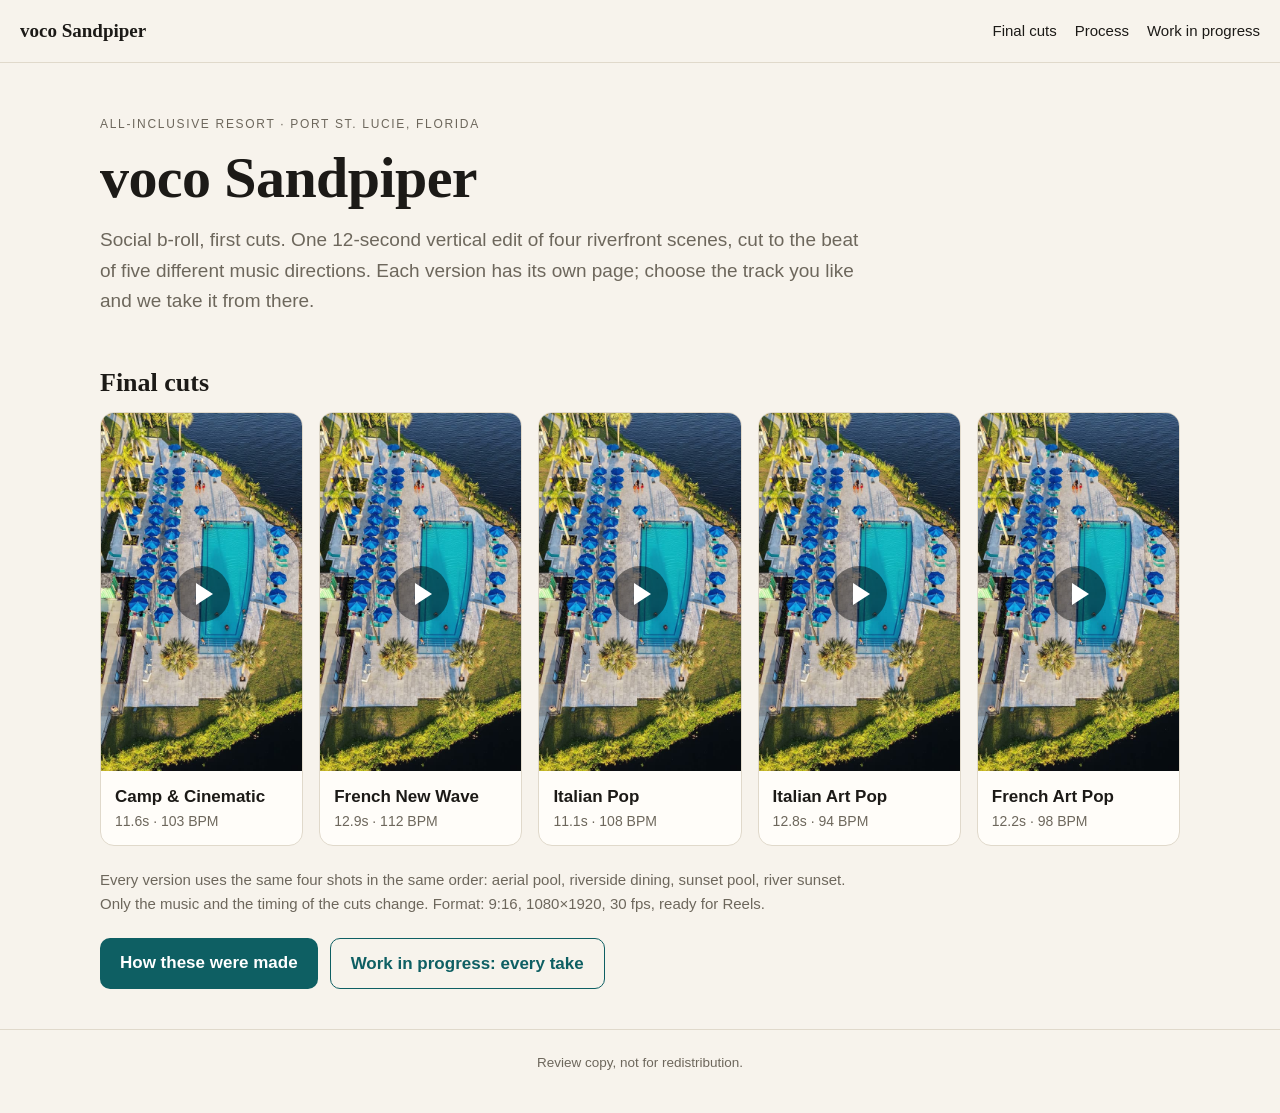
<file: index.html>
<!doctype html><html lang="en"><head><meta charset="utf-8"><meta name="viewport" content="width=device-width, initial-scale=1"><meta name="robots" content="noindex"><title>voco Sandpiper: Social b-roll, first cuts</title><link rel="stylesheet" href="styles.css"></head><body><nav><a class="brand" href="index.html">voco Sandpiper</a><span class="links"><a href="index.html">Final cuts</a><a href="process.html">Process</a><a href="wip.html">Work in progress</a></span></nav><main>
<header class="hero"><p class="eyebrow">All-Inclusive Resort · Port St. Lucie, Florida</p><h1>voco Sandpiper</h1>
<p class="lede">Social b-roll, first cuts. One 12-second vertical edit of four riverfront scenes, cut to the beat of five different
music directions. Each version has its own page; choose the track you like and we take it from there.</p></header>
<h2>Final cuts</h2><div class="grid finals"><a class="card" href="finals/camp_cinematic.html"><img src="media/posters/camp_cinematic.jpg" alt="" loading="lazy"><span class="play" aria-hidden="true"></span><div class="cap"><b>Camp &amp; Cinematic</b><span>11.6s · 103 BPM</span></div></a><a class="card" href="finals/french_new_wave.html"><img src="media/posters/french_new_wave.jpg" alt="" loading="lazy"><span class="play" aria-hidden="true"></span><div class="cap"><b>French New Wave</b><span>12.9s · 112 BPM</span></div></a><a class="card" href="finals/italian_pop.html"><img src="media/posters/italian_pop.jpg" alt="" loading="lazy"><span class="play" aria-hidden="true"></span><div class="cap"><b>Italian Pop</b><span>11.1s · 108 BPM</span></div></a><a class="card" href="finals/italian_art_pop.html"><img src="media/posters/italian_art_pop.jpg" alt="" loading="lazy"><span class="play" aria-hidden="true"></span><div class="cap"><b>Italian Art Pop</b><span>12.8s · 94 BPM</span></div></a><a class="card" href="finals/french_art_pop.html"><img src="media/posters/french_art_pop.jpg" alt="" loading="lazy"><span class="play" aria-hidden="true"></span><div class="cap"><b>French Art Pop</b><span>12.2s · 98 BPM</span></div></a></div>
<p class="note">Every version uses the same four shots in the same order: aerial pool, riverside dining, sunset pool,
river sunset. Only the music and the timing of the cuts change. Format: 9:16, 1080×1920, 30 fps, ready for Reels.</p>
<div class="row"><a class="btn" href="process.html">How these were made</a><a class="btn ghost" href="wip.html">Work in progress: every take</a></div>
</main><footer>Review copy, not for redistribution.</footer></body></html>
</file>
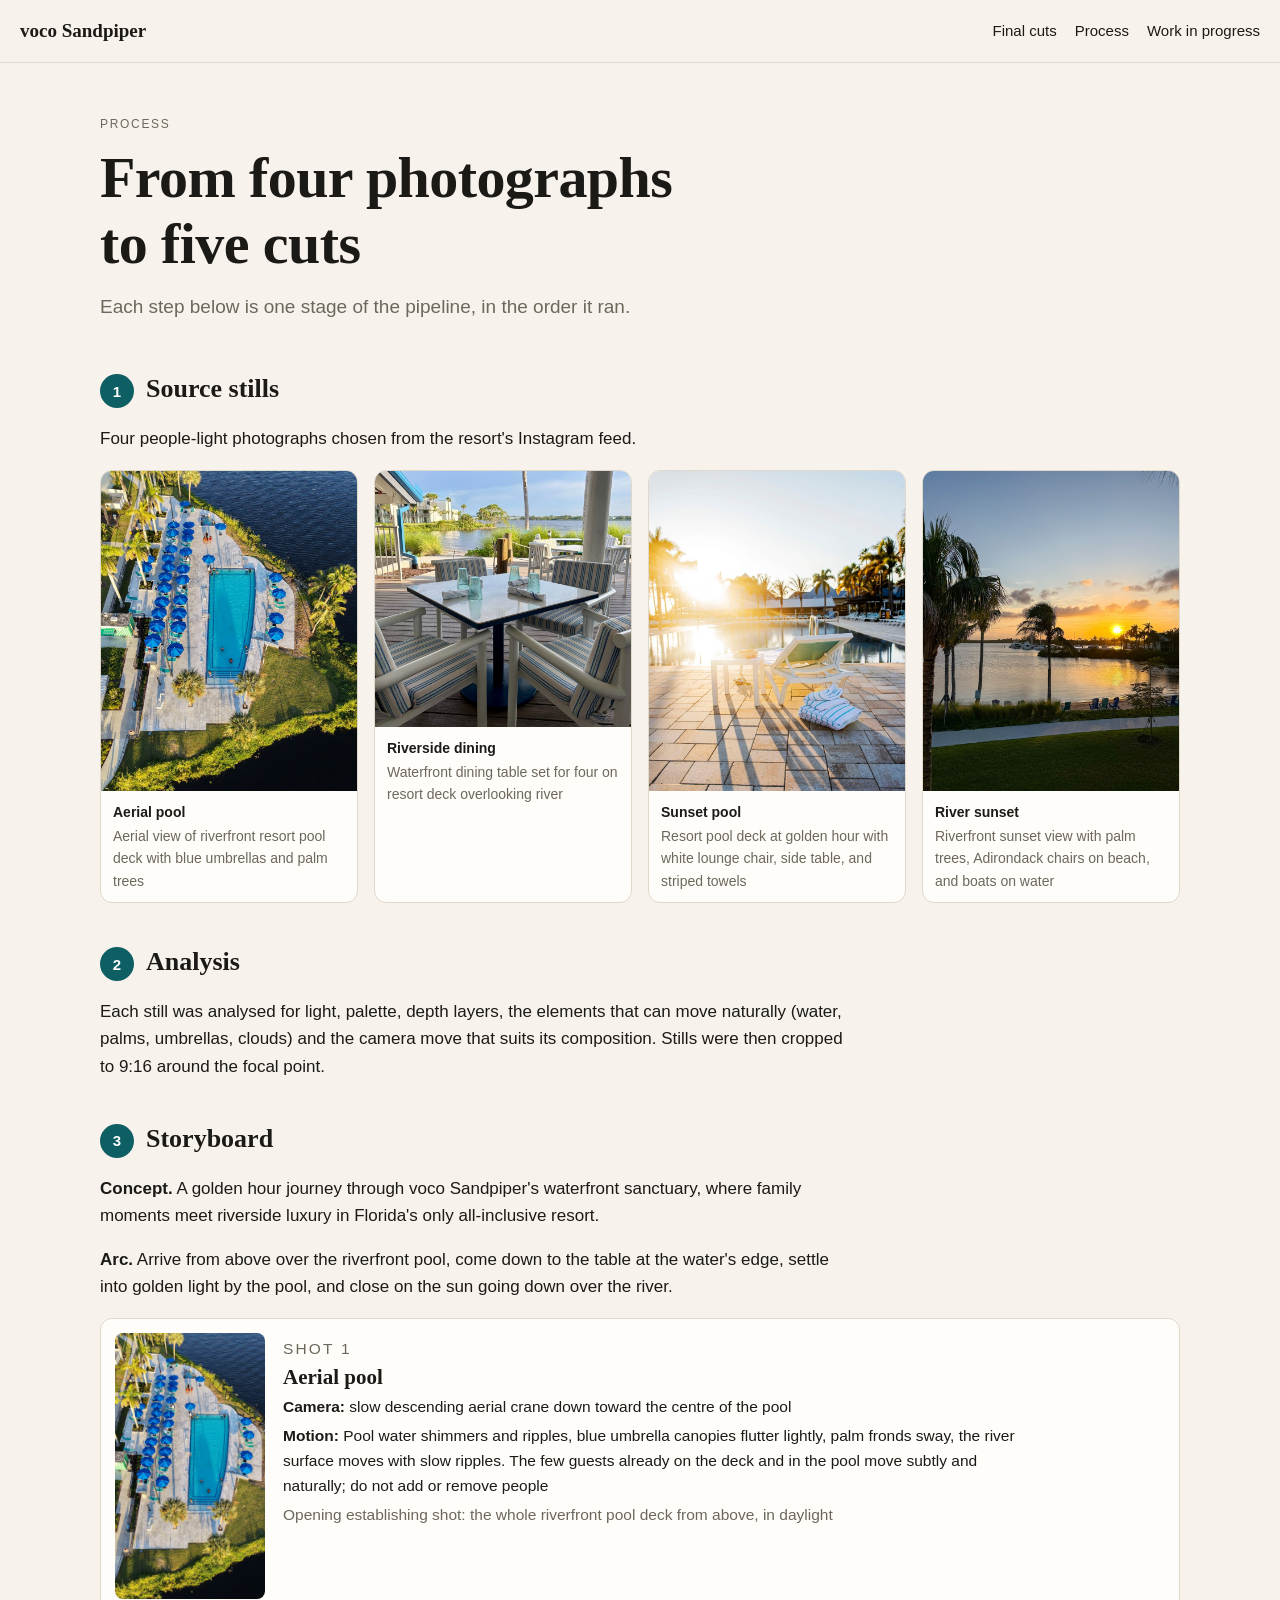
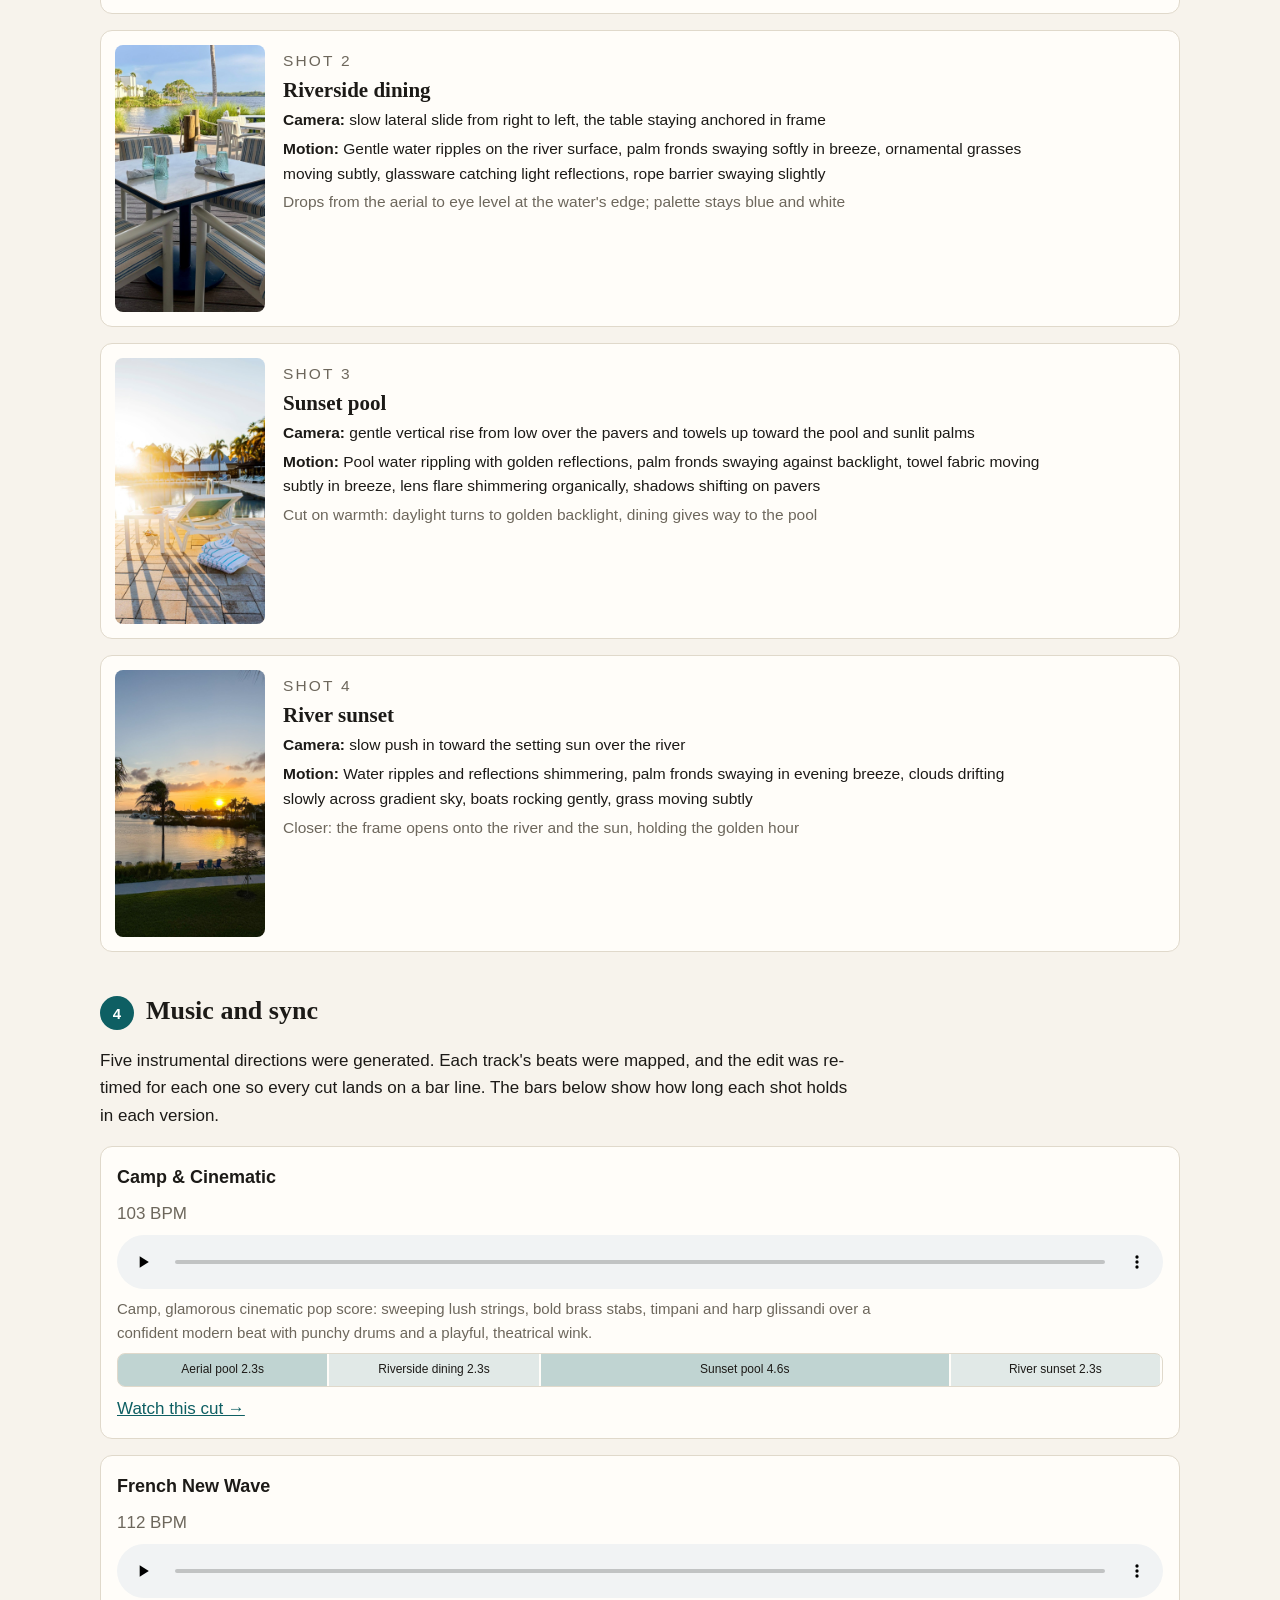
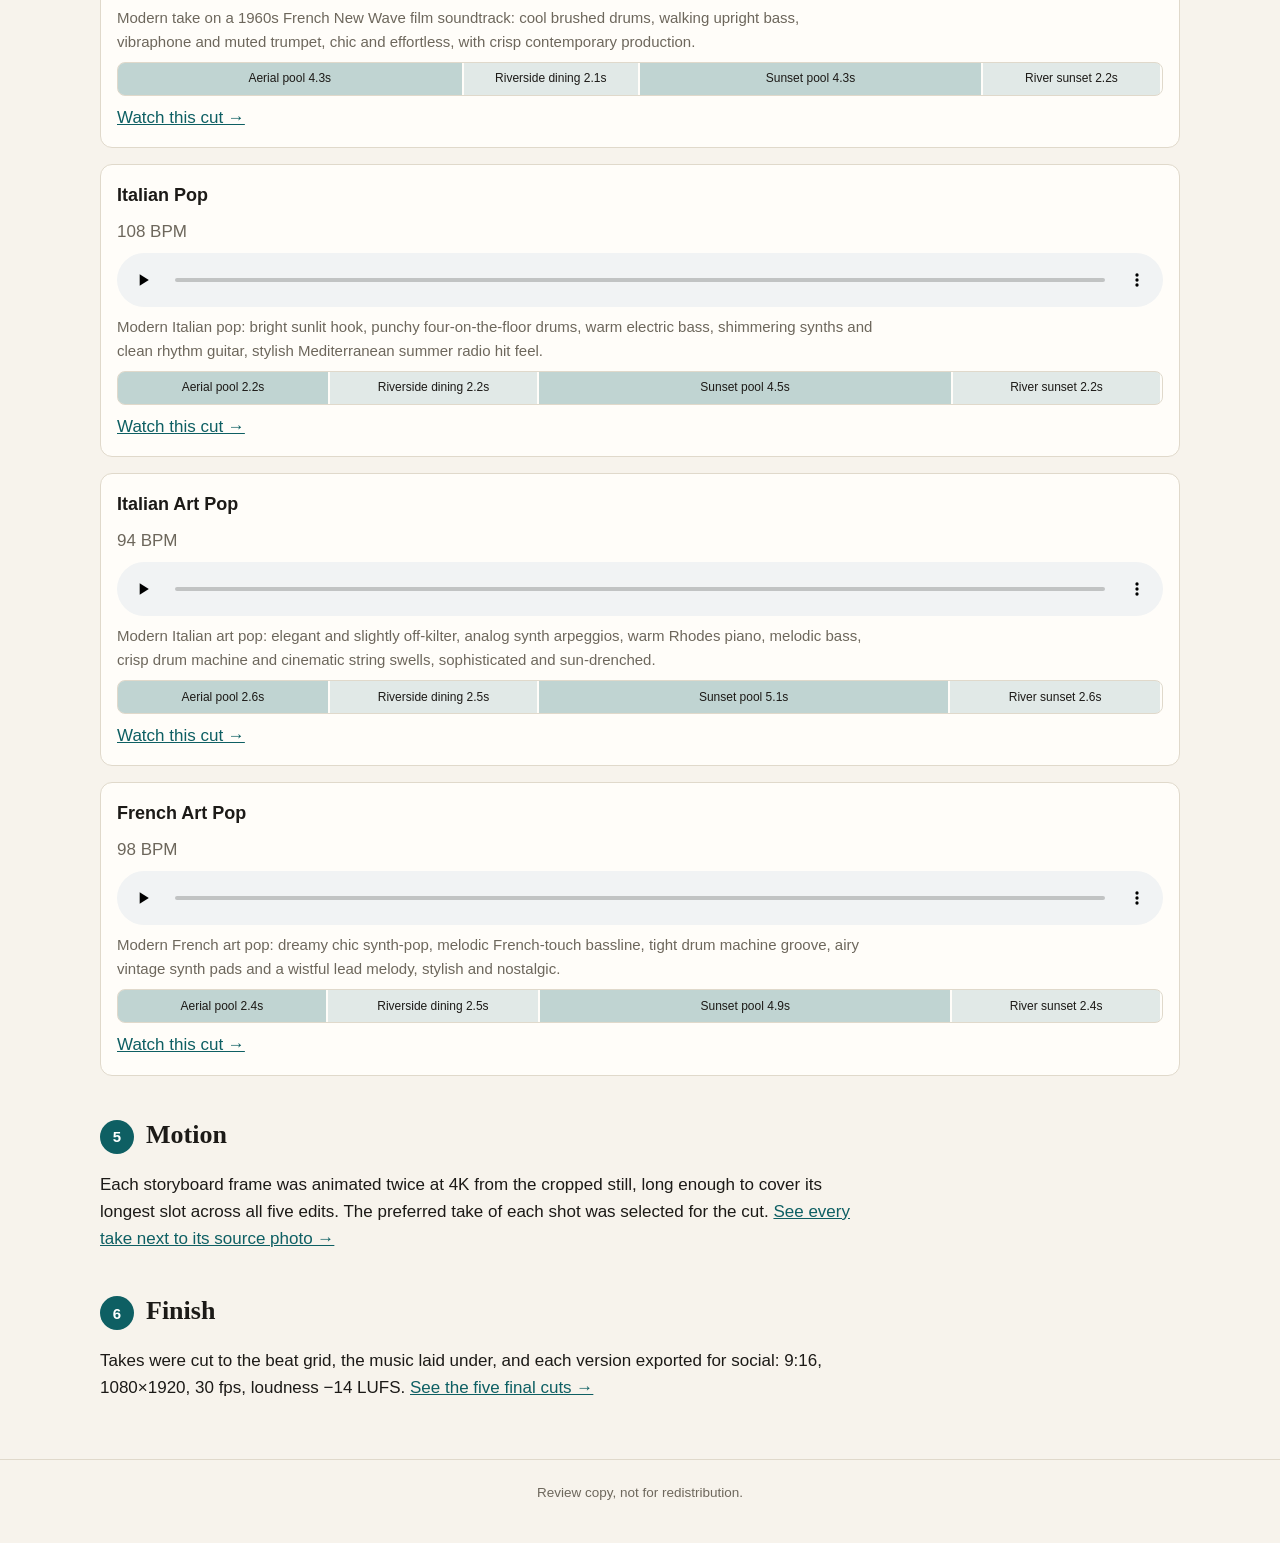
<file: process.html>
<!doctype html><html lang="en"><head><meta charset="utf-8"><meta name="viewport" content="width=device-width, initial-scale=1"><meta name="robots" content="noindex"><title>Process · voco Sandpiper</title><link rel="stylesheet" href="styles.css"></head><body><nav><a class="brand" href="index.html">voco Sandpiper</a><span class="links"><a href="index.html">Final cuts</a><a href="process.html">Process</a><a href="wip.html">Work in progress</a></span></nav><main>
<header class="hero"><p class="eyebrow">Process</p><h1>From four photographs to five cuts</h1>
<p class="lede">Each step below is one stage of the pipeline, in the order it ran.</p></header>
<section><h2><span>1</span>Source stills</h2><p>Four people-light photographs chosen from the resort's Instagram feed.</p><div class="grid stills"><figure><img src="media/stills/01_aerial_pool_source.jpg" alt="" loading="lazy"><figcaption><b>Aerial pool</b>Aerial view of riverfront resort pool deck with blue umbrellas and palm trees</figcaption></figure><figure><img src="media/stills/02_river_dining_source.jpg" alt="" loading="lazy"><figcaption><b>Riverside dining</b>Waterfront dining table set for four on resort deck overlooking river</figcaption></figure><figure><img src="media/stills/03_sunset_pool_source.jpg" alt="" loading="lazy"><figcaption><b>Sunset pool</b>Resort pool deck at golden hour with white lounge chair, side table, and striped towels</figcaption></figure><figure><img src="media/stills/04_sunset_river_source.jpg" alt="" loading="lazy"><figcaption><b>River sunset</b>Riverfront sunset view with palm trees, Adirondack chairs on beach, and boats on water</figcaption></figure></div></section>
<section><h2><span>2</span>Analysis</h2><p>Each still was analysed for light, palette, depth layers, the elements that can move naturally
(water, palms, umbrellas, clouds) and the camera move that suits its composition. Stills were then cropped to 9:16 around the focal point.</p></section>
<section><h2><span>3</span>Storyboard</h2><p><b>Concept.</b> A golden hour journey through voco Sandpiper&#x27;s waterfront sanctuary, where family moments meet riverside luxury in Florida&#x27;s only all-inclusive resort.</p><p><b>Arc.</b> Arrive from above over the riverfront pool, come down to the table at the water&#x27;s edge, settle into golden light by the pool, and close on the sun going down over the river.</p><div class="board"><div class="shot"><img src="media/stills/01_aerial_pool_crop.jpg" alt="" loading="lazy"><div><p class="eyebrow">Shot 1</p><h3>Aerial pool</h3><p><b>Camera:</b> slow descending aerial crane down toward the centre of the pool</p><p><b>Motion:</b> Pool water shimmers and ripples, blue umbrella canopies flutter lightly, palm fronds sway, the river surface moves with slow ripples. The few guests already on the deck and in the pool move subtly and naturally; do not add or remove people</p><p class="muted">Opening establishing shot: the whole riverfront pool deck from above, in daylight</p></div></div><div class="shot"><img src="media/stills/02_river_dining_crop.jpg" alt="" loading="lazy"><div><p class="eyebrow">Shot 2</p><h3>Riverside dining</h3><p><b>Camera:</b> slow lateral slide from right to left, the table staying anchored in frame</p><p><b>Motion:</b> Gentle water ripples on the river surface, palm fronds swaying softly in breeze, ornamental grasses moving subtly, glassware catching light reflections, rope barrier swaying slightly</p><p class="muted">Drops from the aerial to eye level at the water&#x27;s edge; palette stays blue and white</p></div></div><div class="shot"><img src="media/stills/03_sunset_pool_crop.jpg" alt="" loading="lazy"><div><p class="eyebrow">Shot 3</p><h3>Sunset pool</h3><p><b>Camera:</b> gentle vertical rise from low over the pavers and towels up toward the pool and sunlit palms</p><p><b>Motion:</b> Pool water rippling with golden reflections, palm fronds swaying against backlight, towel fabric moving subtly in breeze, lens flare shimmering organically, shadows shifting on pavers</p><p class="muted">Cut on warmth: daylight turns to golden backlight, dining gives way to the pool</p></div></div><div class="shot"><img src="media/stills/04_sunset_river_crop.jpg" alt="" loading="lazy"><div><p class="eyebrow">Shot 4</p><h3>River sunset</h3><p><b>Camera:</b> slow push in toward the setting sun over the river</p><p><b>Motion:</b> Water ripples and reflections shimmering, palm fronds swaying in evening breeze, clouds drifting slowly across gradient sky, boats rocking gently, grass moving subtly</p><p class="muted">Closer: the frame opens onto the river and the sun, holding the golden hour</p></div></div></div></section>
<section><h2><span>4</span>Music and sync</h2><p>Five instrumental directions were generated. Each track's beats were mapped, and the edit
was re-timed for each one so every cut lands on a bar line. The bars below show how long each shot holds in each version.</p><div class="tracks"><div class="track"><b>Camp &amp; Cinematic</b><span class="muted">103 BPM</span><audio controls preload="none" src="media/music/camp_cinematic.mp3"></audio><p>Camp, glamorous cinematic pop score: sweeping lush strings, bold brass stabs, timpani and harp glissandi over a confident modern beat with punchy drums and a playful, theatrical wink.</p><div class="tl"><div style="flex:70">Aerial pool 2.3s</div><div style="flex:70">Riverside dining 2.3s</div><div style="flex:139">Sunset pool 4.6s</div><div style="flex:70">River sunset 2.3s</div></div><a href="finals/camp_cinematic.html">Watch this cut →</a></div><div class="track"><b>French New Wave</b><span class="muted">112 BPM</span><audio controls preload="none" src="media/music/french_new_wave.mp3"></audio><p>Modern take on a 1960s French New Wave film soundtrack: cool brushed drums, walking upright bass, vibraphone and muted trumpet, chic and effortless, with crisp contemporary production.</p><div class="tl"><div style="flex:129">Aerial pool 4.3s</div><div style="flex:64">Riverside dining 2.1s</div><div style="flex:128">Sunset pool 4.3s</div><div style="flex:65">River sunset 2.2s</div></div><a href="finals/french_new_wave.html">Watch this cut →</a></div><div class="track"><b>Italian Pop</b><span class="muted">108 BPM</span><audio controls preload="none" src="media/music/italian_pop.mp3"></audio><p>Modern Italian pop: bright sunlit hook, punchy four-on-the-floor drums, warm electric bass, shimmering synths and clean rhythm guitar, stylish Mediterranean summer radio hit feel.</p><div class="tl"><div style="flex:67">Aerial pool 2.2s</div><div style="flex:66">Riverside dining 2.2s</div><div style="flex:134">Sunset pool 4.5s</div><div style="flex:66">River sunset 2.2s</div></div><a href="finals/italian_pop.html">Watch this cut →</a></div><div class="track"><b>Italian Art Pop</b><span class="muted">94 BPM</span><audio controls preload="none" src="media/music/italian_art_pop.mp3"></audio><p>Modern Italian art pop: elegant and slightly off-kilter, analog synth arpeggios, warm Rhodes piano, melodic bass, crisp drum machine and cinematic string swells, sophisticated and sun-drenched.</p><div class="tl"><div style="flex:77">Aerial pool 2.6s</div><div style="flex:76">Riverside dining 2.5s</div><div style="flex:153">Sunset pool 5.1s</div><div style="flex:77">River sunset 2.6s</div></div><a href="finals/italian_art_pop.html">Watch this cut →</a></div><div class="track"><b>French Art Pop</b><span class="muted">98 BPM</span><audio controls preload="none" src="media/music/french_art_pop.mp3"></audio><p>Modern French art pop: dreamy chic synth-pop, melodic French-touch bassline, tight drum machine groove, airy vintage synth pads and a wistful lead melody, stylish and nostalgic.</p><div class="tl"><div style="flex:73">Aerial pool 2.4s</div><div style="flex:74">Riverside dining 2.5s</div><div style="flex:147">Sunset pool 4.9s</div><div style="flex:73">River sunset 2.4s</div></div><a href="finals/french_art_pop.html">Watch this cut →</a></div></div></section>
<section><h2><span>5</span>Motion</h2><p>Each storyboard frame was animated twice at 4K from the cropped still, long enough to cover its
longest slot across all five edits. The preferred take of each shot was selected for the cut.
<a href="wip.html">See every take next to its source photo →</a></p></section>
<section><h2><span>6</span>Finish</h2><p>Takes were cut to the beat grid, the music laid under, and each version exported for social:
9:16, 1080×1920, 30 fps, loudness −14 LUFS. <a href="index.html">See the five final cuts →</a></p></section>
</main><footer>Review copy, not for redistribution.</footer></body></html>
</file>
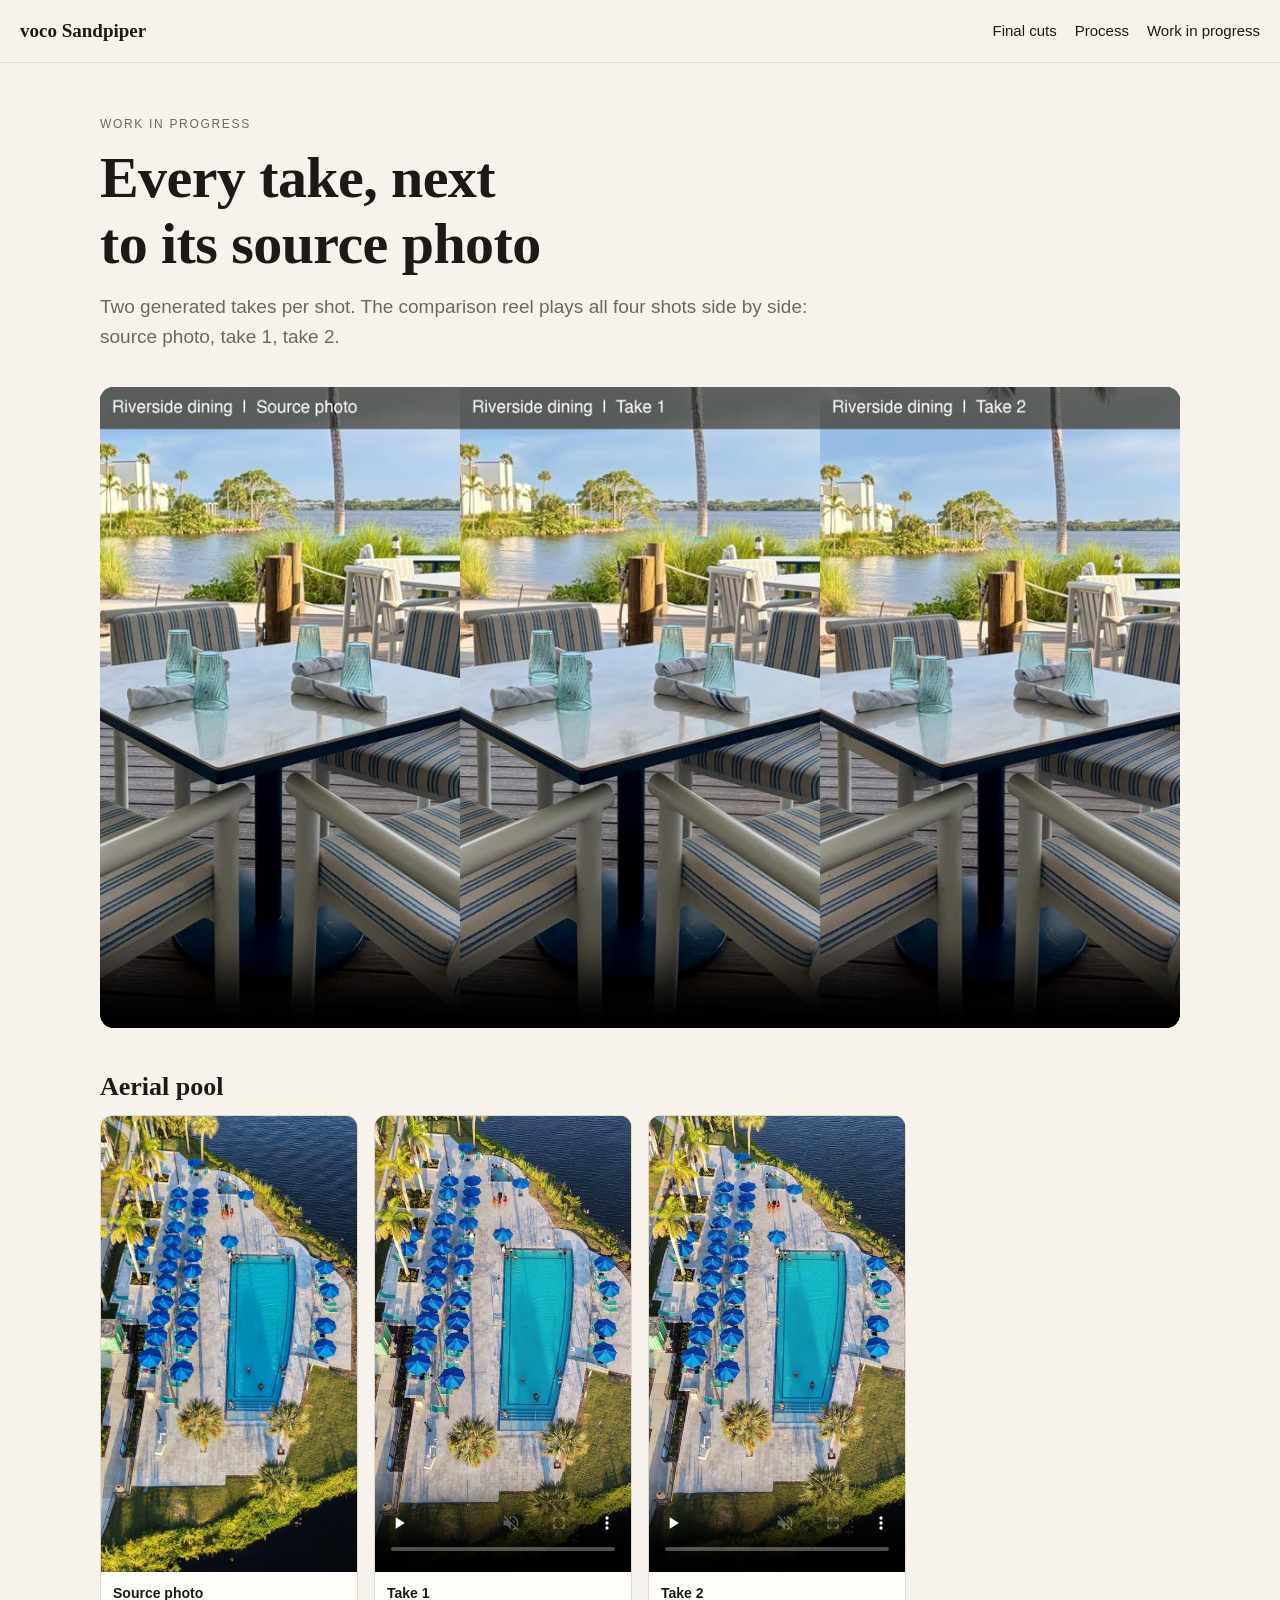
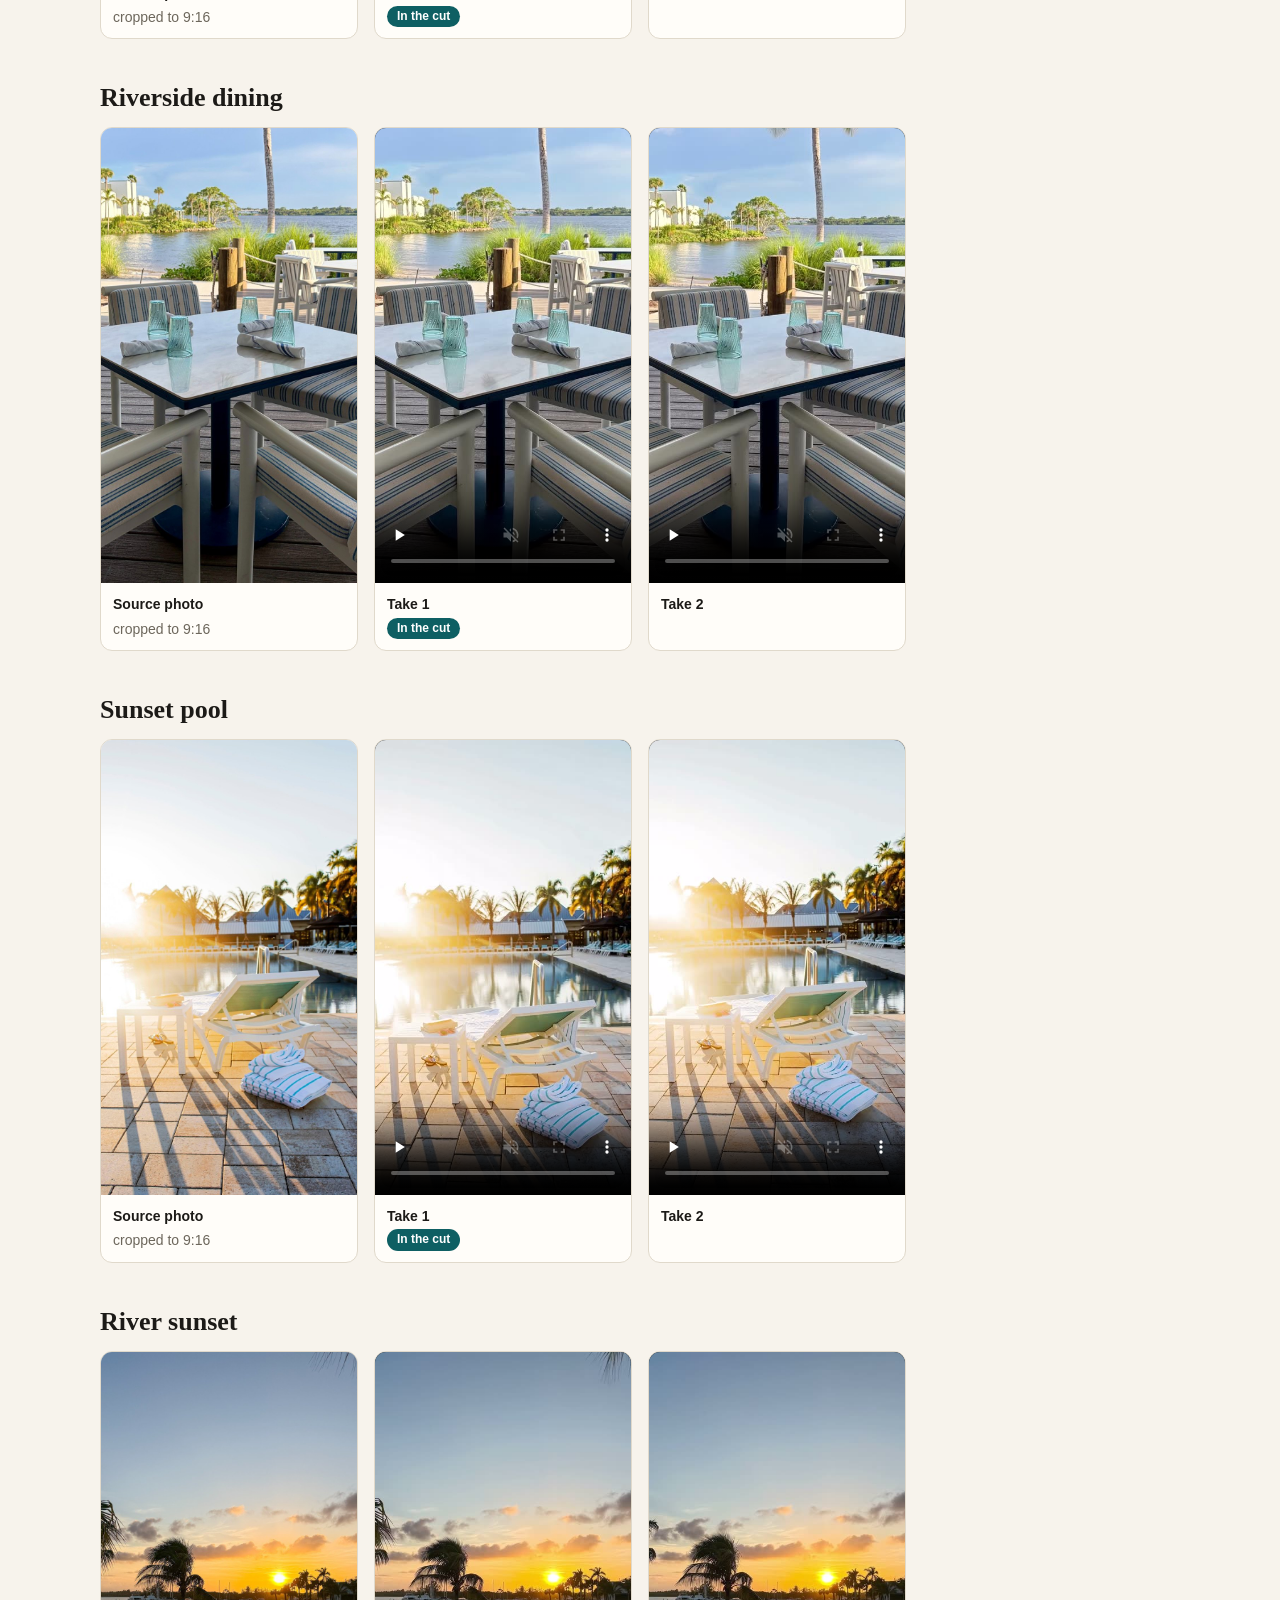
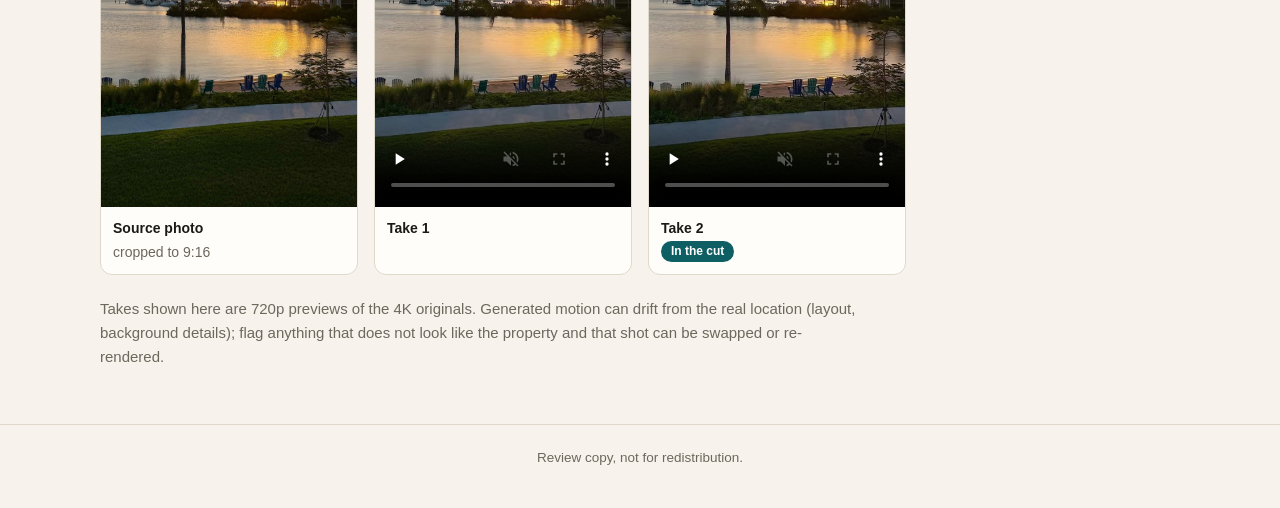
<file: wip.html>
<!doctype html><html lang="en"><head><meta charset="utf-8"><meta name="viewport" content="width=device-width, initial-scale=1"><meta name="robots" content="noindex"><title>Work in progress · voco Sandpiper</title><link rel="stylesheet" href="styles.css"></head><body><nav><a class="brand" href="index.html">voco Sandpiper</a><span class="links"><a href="index.html">Final cuts</a><a href="process.html">Process</a><a href="wip.html">Work in progress</a></span></nav><main>
<header class="hero"><p class="eyebrow">Work in progress</p><h1>Every take, next to its source photo</h1>
<p class="lede">Two generated takes per shot. The comparison reel plays all four shots side by side: source photo, take 1, take 2.</p></header>
<div class="wide"><video controls playsinline preload="metadata" poster="media/posters/comparison.jpg" src="media/takes_comparison.mp4"></video></div>
<section><h2>Aerial pool</h2><div class="grid takes"><figure><img src="media/stills/01_aerial_pool_crop.jpg" alt="" loading="lazy"><figcaption><b>Source photo</b>cropped to 9:16</figcaption></figure><figure><video controls muted loop playsinline preload="none" poster="media/posters/01_aerial_pool_t1.jpg" src="media/takes/01_aerial_pool_t1.mp4"></video><figcaption><b>Take 1</b><span class="tag">In the cut</span></figcaption></figure><figure><video controls muted loop playsinline preload="none" poster="media/posters/01_aerial_pool_t2.jpg" src="media/takes/01_aerial_pool_t2.mp4"></video><figcaption><b>Take 2</b></figcaption></figure></div></section><section><h2>Riverside dining</h2><div class="grid takes"><figure><img src="media/stills/02_river_dining_crop.jpg" alt="" loading="lazy"><figcaption><b>Source photo</b>cropped to 9:16</figcaption></figure><figure><video controls muted loop playsinline preload="none" poster="media/posters/02_river_dining_t1.jpg" src="media/takes/02_river_dining_t1.mp4"></video><figcaption><b>Take 1</b><span class="tag">In the cut</span></figcaption></figure><figure><video controls muted loop playsinline preload="none" poster="media/posters/02_river_dining_t2.jpg" src="media/takes/02_river_dining_t2.mp4"></video><figcaption><b>Take 2</b></figcaption></figure></div></section><section><h2>Sunset pool</h2><div class="grid takes"><figure><img src="media/stills/03_sunset_pool_crop.jpg" alt="" loading="lazy"><figcaption><b>Source photo</b>cropped to 9:16</figcaption></figure><figure><video controls muted loop playsinline preload="none" poster="media/posters/03_sunset_pool_t1.jpg" src="media/takes/03_sunset_pool_t1.mp4"></video><figcaption><b>Take 1</b><span class="tag">In the cut</span></figcaption></figure><figure><video controls muted loop playsinline preload="none" poster="media/posters/03_sunset_pool_t2.jpg" src="media/takes/03_sunset_pool_t2.mp4"></video><figcaption><b>Take 2</b></figcaption></figure></div></section><section><h2>River sunset</h2><div class="grid takes"><figure><img src="media/stills/04_sunset_river_crop.jpg" alt="" loading="lazy"><figcaption><b>Source photo</b>cropped to 9:16</figcaption></figure><figure><video controls muted loop playsinline preload="none" poster="media/posters/04_sunset_river_t1.jpg" src="media/takes/04_sunset_river_t1.mp4"></video><figcaption><b>Take 1</b></figcaption></figure><figure><video controls muted loop playsinline preload="none" poster="media/posters/04_sunset_river_t2.jpg" src="media/takes/04_sunset_river_t2.mp4"></video><figcaption><b>Take 2</b><span class="tag">In the cut</span></figcaption></figure></div></section>
<p class="note">Takes shown here are 720p previews of the 4K originals. Generated motion can drift from the real location
(layout, background details); flag anything that does not look like the property and that shot can be swapped or re-rendered.</p>
</main><footer>Review copy, not for redistribution.</footer></body></html>
</file>
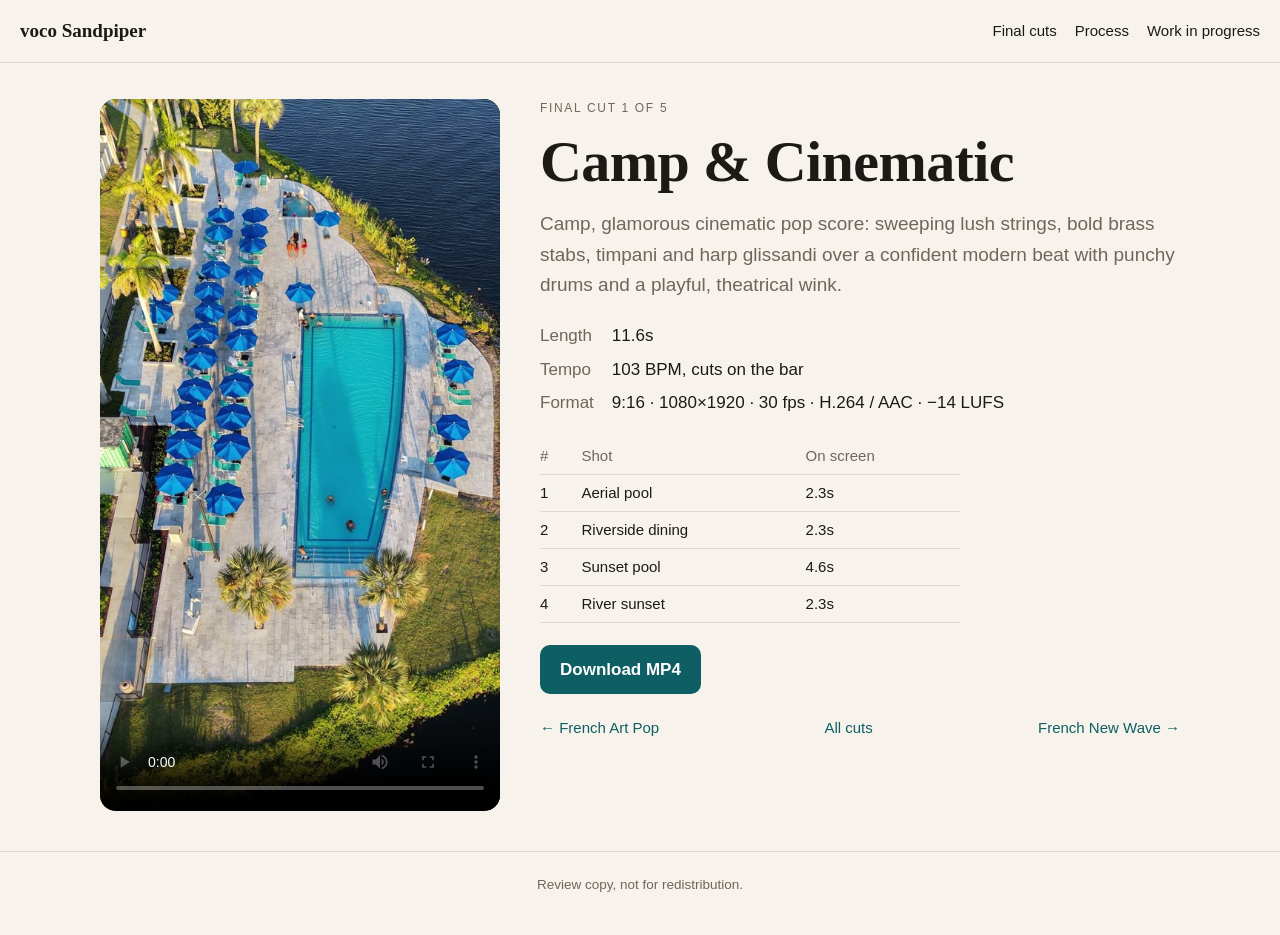
<file: finals/camp_cinematic.html>
<!doctype html><html lang="en"><head><meta charset="utf-8"><meta name="viewport" content="width=device-width, initial-scale=1"><meta name="robots" content="noindex"><title>Camp &amp; Cinematic · voco Sandpiper</title><link rel="stylesheet" href="../styles.css"></head><body><nav><a class="brand" href="../index.html">voco Sandpiper</a><span class="links"><a href="../index.html">Final cuts</a><a href="../process.html">Process</a><a href="../wip.html">Work in progress</a></span></nav><main>
<div class="final"><div class="player"><video controls playsinline preload="metadata" poster="../media/posters/camp_cinematic.jpg"
 src="../media/finals/voco-sandpiper_camp_cinematic.mp4"></video></div>
<div class="info"><p class="eyebrow">Final cut 1 of 5</p><h1>Camp &amp; Cinematic</h1>
<p class="lede">Camp, glamorous cinematic pop score: sweeping lush strings, bold brass stabs, timpani and harp glissandi over a confident modern beat with punchy drums and a playful, theatrical wink.</p>
<dl><dt>Length</dt><dd>11.6s</dd><dt>Tempo</dt><dd>103 BPM, cuts on the bar</dd>
<dt>Format</dt><dd>9:16 · 1080×1920 · 30 fps · H.264 / AAC · −14 LUFS</dd></dl>
<table><tr><th>#</th><th>Shot</th><th>On screen</th></tr><tr><td>1</td><td>Aerial pool</td><td>2.3s</td></tr><tr><td>2</td><td>Riverside dining</td><td>2.3s</td></tr><tr><td>3</td><td>Sunset pool</td><td>4.6s</td></tr><tr><td>4</td><td>River sunset</td><td>2.3s</td></tr></table>
<div class="row"><a class="btn" href="../media/finals/voco-sandpiper_camp_cinematic.mp4" download>Download MP4</a></div>
<div class="row pager"><a href="french_art_pop.html">← French Art Pop</a><a href="../index.html">All cuts</a><a href="french_new_wave.html">French New Wave →</a></div>
</div></div></main><footer>Review copy, not for redistribution.</footer></body></html>
</file>
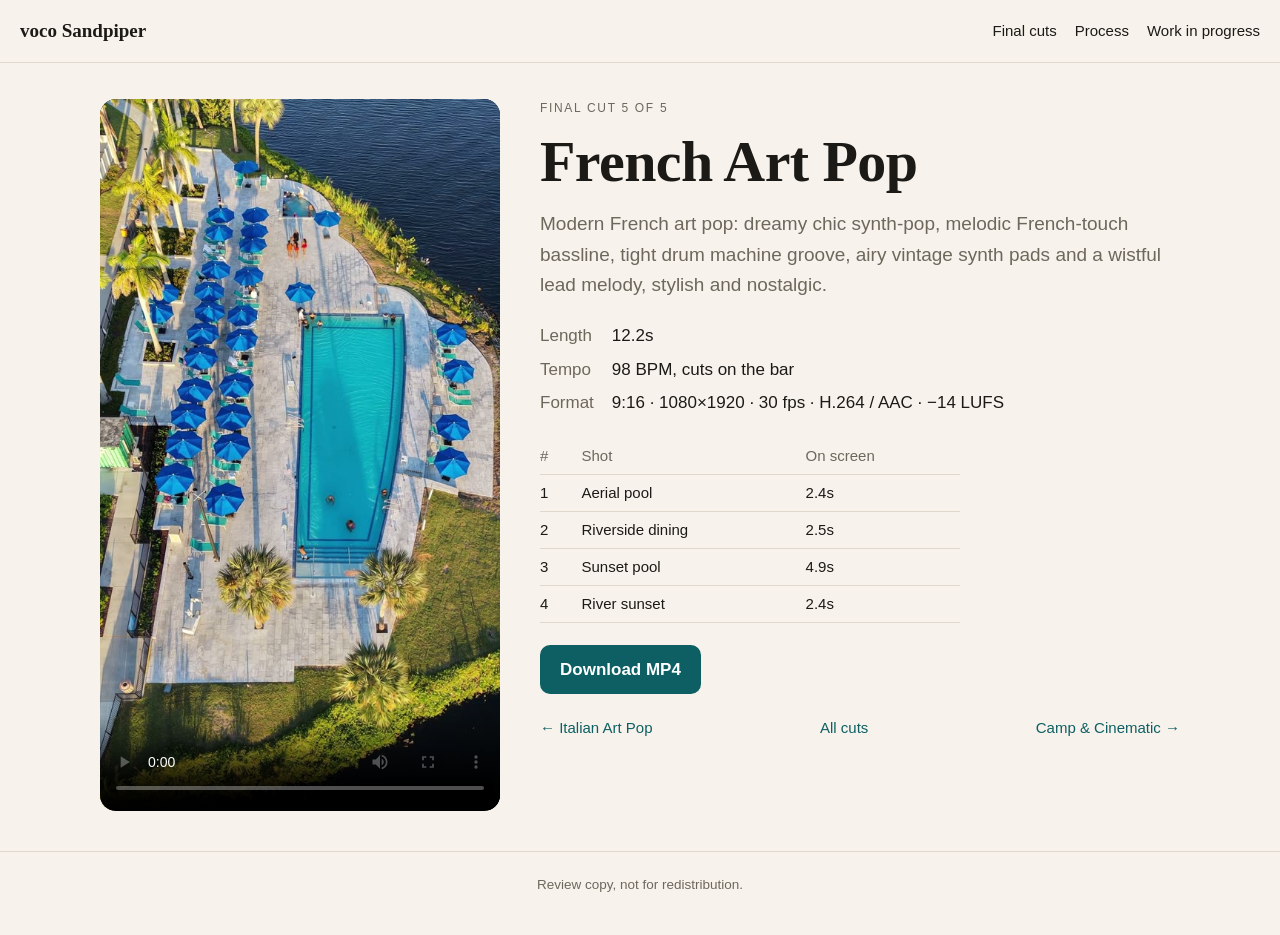
<file: finals/french_art_pop.html>
<!doctype html><html lang="en"><head><meta charset="utf-8"><meta name="viewport" content="width=device-width, initial-scale=1"><meta name="robots" content="noindex"><title>French Art Pop · voco Sandpiper</title><link rel="stylesheet" href="../styles.css"></head><body><nav><a class="brand" href="../index.html">voco Sandpiper</a><span class="links"><a href="../index.html">Final cuts</a><a href="../process.html">Process</a><a href="../wip.html">Work in progress</a></span></nav><main>
<div class="final"><div class="player"><video controls playsinline preload="metadata" poster="../media/posters/french_art_pop.jpg"
 src="../media/finals/voco-sandpiper_french_art_pop.mp4"></video></div>
<div class="info"><p class="eyebrow">Final cut 5 of 5</p><h1>French Art Pop</h1>
<p class="lede">Modern French art pop: dreamy chic synth-pop, melodic French-touch bassline, tight drum machine groove, airy vintage synth pads and a wistful lead melody, stylish and nostalgic.</p>
<dl><dt>Length</dt><dd>12.2s</dd><dt>Tempo</dt><dd>98 BPM, cuts on the bar</dd>
<dt>Format</dt><dd>9:16 · 1080×1920 · 30 fps · H.264 / AAC · −14 LUFS</dd></dl>
<table><tr><th>#</th><th>Shot</th><th>On screen</th></tr><tr><td>1</td><td>Aerial pool</td><td>2.4s</td></tr><tr><td>2</td><td>Riverside dining</td><td>2.5s</td></tr><tr><td>3</td><td>Sunset pool</td><td>4.9s</td></tr><tr><td>4</td><td>River sunset</td><td>2.4s</td></tr></table>
<div class="row"><a class="btn" href="../media/finals/voco-sandpiper_french_art_pop.mp4" download>Download MP4</a></div>
<div class="row pager"><a href="italian_art_pop.html">← Italian Art Pop</a><a href="../index.html">All cuts</a><a href="camp_cinematic.html">Camp &amp; Cinematic →</a></div>
</div></div></main><footer>Review copy, not for redistribution.</footer></body></html>
</file>
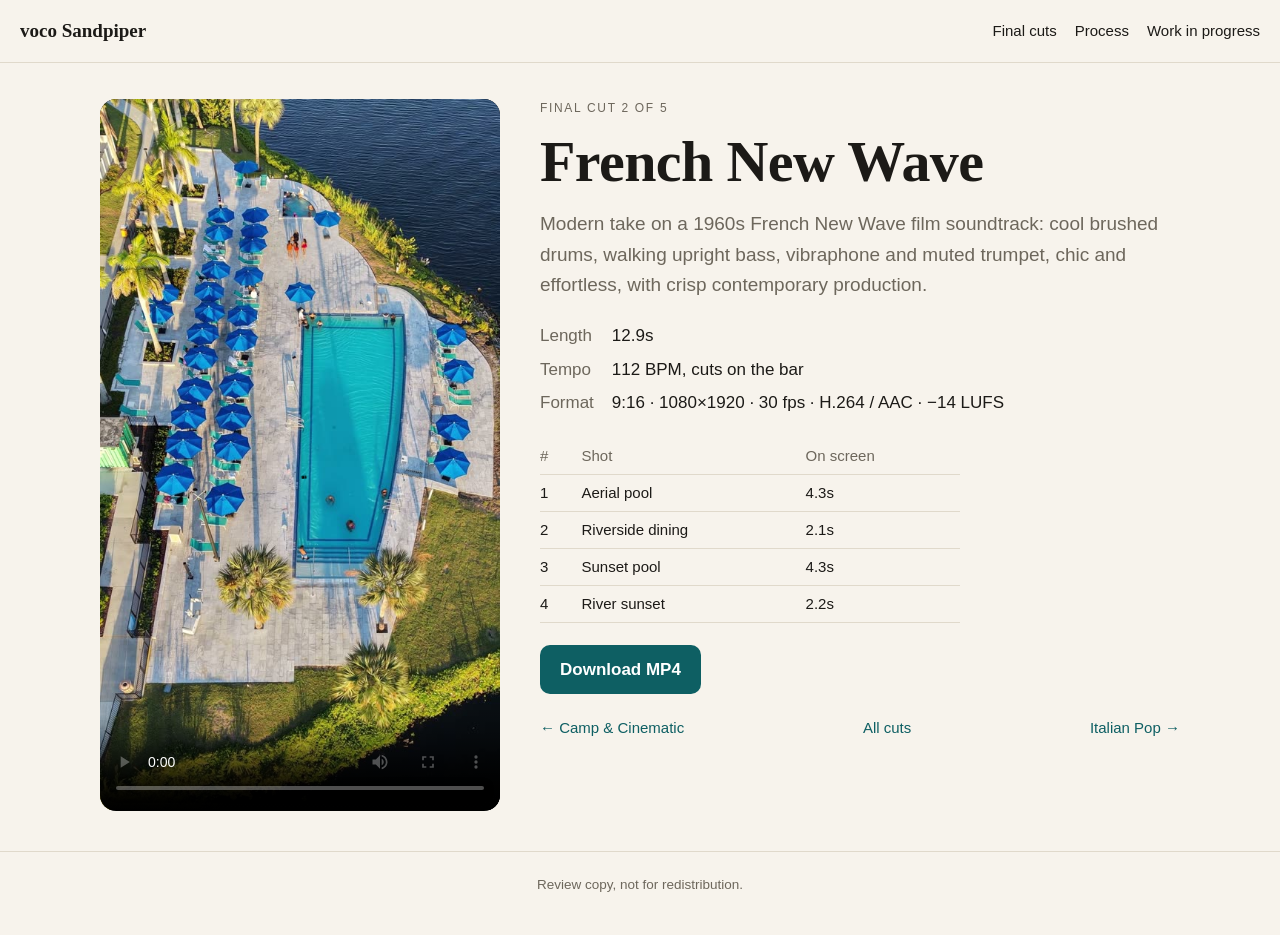
<file: finals/french_new_wave.html>
<!doctype html><html lang="en"><head><meta charset="utf-8"><meta name="viewport" content="width=device-width, initial-scale=1"><meta name="robots" content="noindex"><title>French New Wave · voco Sandpiper</title><link rel="stylesheet" href="../styles.css"></head><body><nav><a class="brand" href="../index.html">voco Sandpiper</a><span class="links"><a href="../index.html">Final cuts</a><a href="../process.html">Process</a><a href="../wip.html">Work in progress</a></span></nav><main>
<div class="final"><div class="player"><video controls playsinline preload="metadata" poster="../media/posters/french_new_wave.jpg"
 src="../media/finals/voco-sandpiper_french_new_wave.mp4"></video></div>
<div class="info"><p class="eyebrow">Final cut 2 of 5</p><h1>French New Wave</h1>
<p class="lede">Modern take on a 1960s French New Wave film soundtrack: cool brushed drums, walking upright bass, vibraphone and muted trumpet, chic and effortless, with crisp contemporary production.</p>
<dl><dt>Length</dt><dd>12.9s</dd><dt>Tempo</dt><dd>112 BPM, cuts on the bar</dd>
<dt>Format</dt><dd>9:16 · 1080×1920 · 30 fps · H.264 / AAC · −14 LUFS</dd></dl>
<table><tr><th>#</th><th>Shot</th><th>On screen</th></tr><tr><td>1</td><td>Aerial pool</td><td>4.3s</td></tr><tr><td>2</td><td>Riverside dining</td><td>2.1s</td></tr><tr><td>3</td><td>Sunset pool</td><td>4.3s</td></tr><tr><td>4</td><td>River sunset</td><td>2.2s</td></tr></table>
<div class="row"><a class="btn" href="../media/finals/voco-sandpiper_french_new_wave.mp4" download>Download MP4</a></div>
<div class="row pager"><a href="camp_cinematic.html">← Camp &amp; Cinematic</a><a href="../index.html">All cuts</a><a href="italian_pop.html">Italian Pop →</a></div>
</div></div></main><footer>Review copy, not for redistribution.</footer></body></html>
</file>
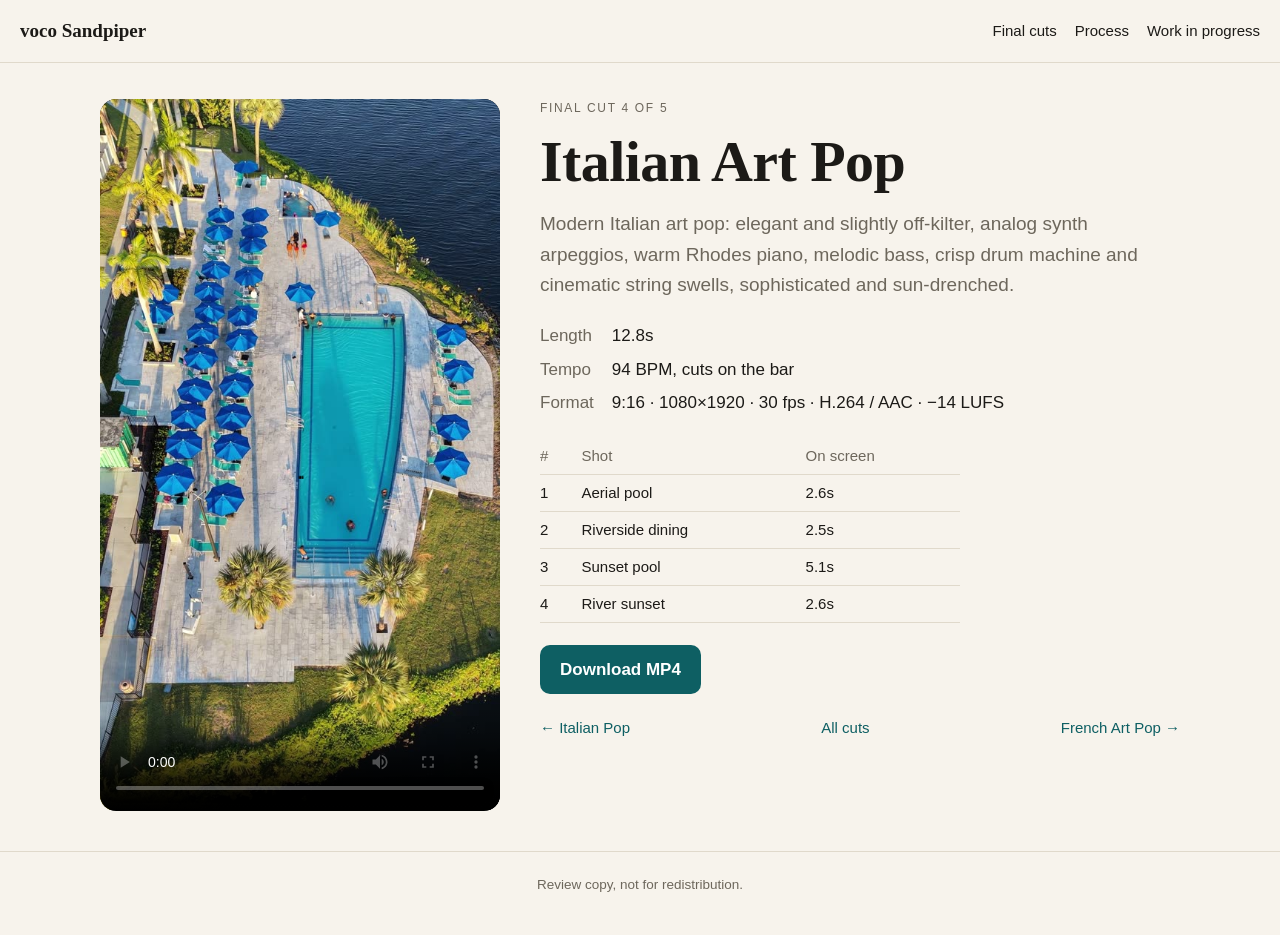
<file: finals/italian_art_pop.html>
<!doctype html><html lang="en"><head><meta charset="utf-8"><meta name="viewport" content="width=device-width, initial-scale=1"><meta name="robots" content="noindex"><title>Italian Art Pop · voco Sandpiper</title><link rel="stylesheet" href="../styles.css"></head><body><nav><a class="brand" href="../index.html">voco Sandpiper</a><span class="links"><a href="../index.html">Final cuts</a><a href="../process.html">Process</a><a href="../wip.html">Work in progress</a></span></nav><main>
<div class="final"><div class="player"><video controls playsinline preload="metadata" poster="../media/posters/italian_art_pop.jpg"
 src="../media/finals/voco-sandpiper_italian_art_pop.mp4"></video></div>
<div class="info"><p class="eyebrow">Final cut 4 of 5</p><h1>Italian Art Pop</h1>
<p class="lede">Modern Italian art pop: elegant and slightly off-kilter, analog synth arpeggios, warm Rhodes piano, melodic bass, crisp drum machine and cinematic string swells, sophisticated and sun-drenched.</p>
<dl><dt>Length</dt><dd>12.8s</dd><dt>Tempo</dt><dd>94 BPM, cuts on the bar</dd>
<dt>Format</dt><dd>9:16 · 1080×1920 · 30 fps · H.264 / AAC · −14 LUFS</dd></dl>
<table><tr><th>#</th><th>Shot</th><th>On screen</th></tr><tr><td>1</td><td>Aerial pool</td><td>2.6s</td></tr><tr><td>2</td><td>Riverside dining</td><td>2.5s</td></tr><tr><td>3</td><td>Sunset pool</td><td>5.1s</td></tr><tr><td>4</td><td>River sunset</td><td>2.6s</td></tr></table>
<div class="row"><a class="btn" href="../media/finals/voco-sandpiper_italian_art_pop.mp4" download>Download MP4</a></div>
<div class="row pager"><a href="italian_pop.html">← Italian Pop</a><a href="../index.html">All cuts</a><a href="french_art_pop.html">French Art Pop →</a></div>
</div></div></main><footer>Review copy, not for redistribution.</footer></body></html>
</file>
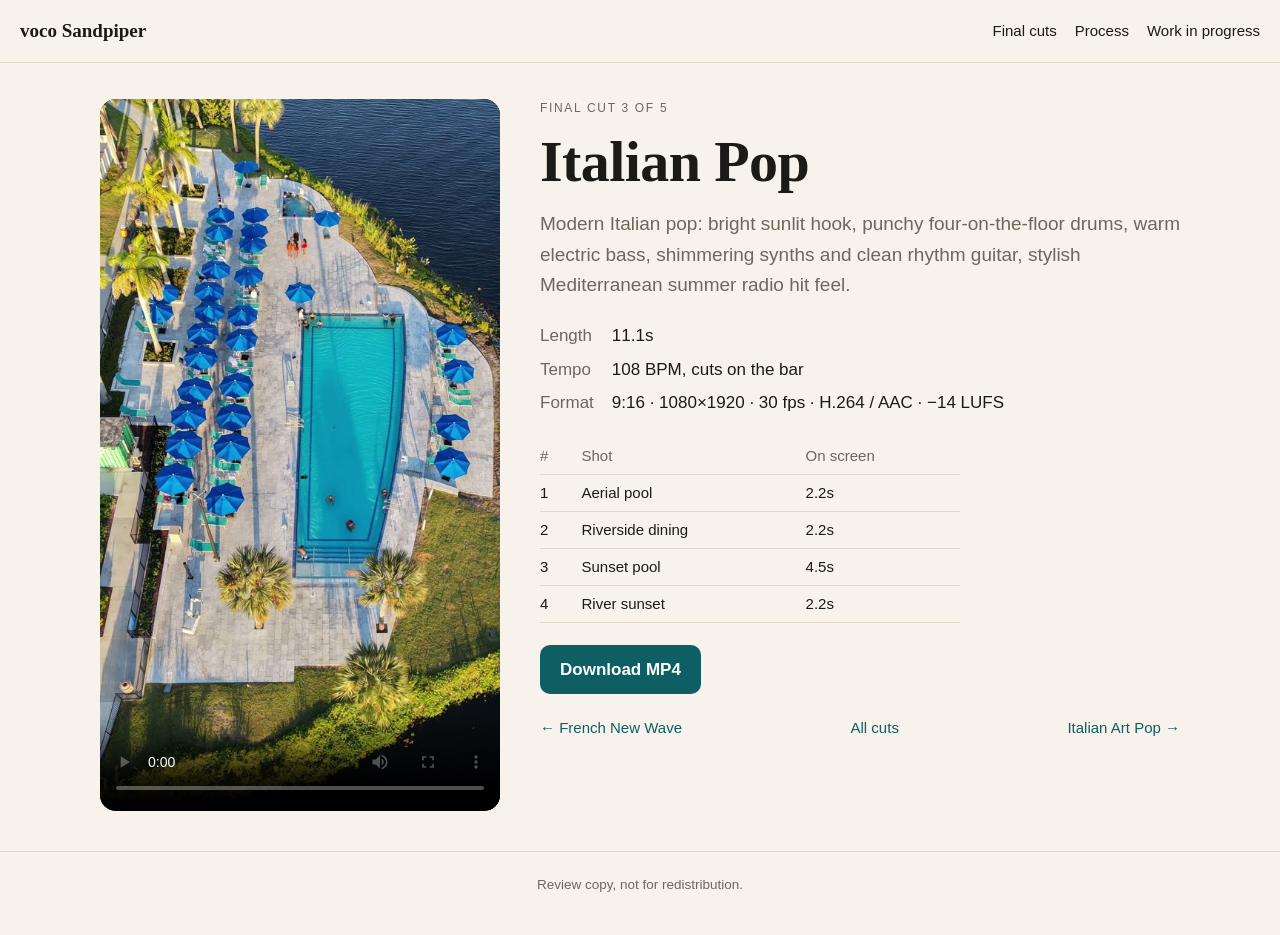
<file: finals/italian_pop.html>
<!doctype html><html lang="en"><head><meta charset="utf-8"><meta name="viewport" content="width=device-width, initial-scale=1"><meta name="robots" content="noindex"><title>Italian Pop · voco Sandpiper</title><link rel="stylesheet" href="../styles.css"></head><body><nav><a class="brand" href="../index.html">voco Sandpiper</a><span class="links"><a href="../index.html">Final cuts</a><a href="../process.html">Process</a><a href="../wip.html">Work in progress</a></span></nav><main>
<div class="final"><div class="player"><video controls playsinline preload="metadata" poster="../media/posters/italian_pop.jpg"
 src="../media/finals/voco-sandpiper_italian_pop.mp4"></video></div>
<div class="info"><p class="eyebrow">Final cut 3 of 5</p><h1>Italian Pop</h1>
<p class="lede">Modern Italian pop: bright sunlit hook, punchy four-on-the-floor drums, warm electric bass, shimmering synths and clean rhythm guitar, stylish Mediterranean summer radio hit feel.</p>
<dl><dt>Length</dt><dd>11.1s</dd><dt>Tempo</dt><dd>108 BPM, cuts on the bar</dd>
<dt>Format</dt><dd>9:16 · 1080×1920 · 30 fps · H.264 / AAC · −14 LUFS</dd></dl>
<table><tr><th>#</th><th>Shot</th><th>On screen</th></tr><tr><td>1</td><td>Aerial pool</td><td>2.2s</td></tr><tr><td>2</td><td>Riverside dining</td><td>2.2s</td></tr><tr><td>3</td><td>Sunset pool</td><td>4.5s</td></tr><tr><td>4</td><td>River sunset</td><td>2.2s</td></tr></table>
<div class="row"><a class="btn" href="../media/finals/voco-sandpiper_italian_pop.mp4" download>Download MP4</a></div>
<div class="row pager"><a href="french_new_wave.html">← French New Wave</a><a href="../index.html">All cuts</a><a href="italian_art_pop.html">Italian Art Pop →</a></div>
</div></div></main><footer>Review copy, not for redistribution.</footer></body></html>
</file>
<file: styles.css>
:root{--bg:#f7f3ec;--card:#fffdf9;--ink:#1c1a17;--mute:#6d675c;--line:#e0d9cb;--accent:#0e5f63;--accent-ink:#fff}
@media (prefers-color-scheme:dark){:root{--bg:#131516;--card:#1b1e20;--ink:#eeebe4;--mute:#a09c93;--line:#2e3235;--accent:#63c7c2;--accent-ink:#0a2423}}
*{box-sizing:border-box}
body{margin:0;background:var(--bg);color:var(--ink);font:17px/1.6 -apple-system,BlinkMacSystemFont,"Segoe UI",Helvetica,Arial,sans-serif}
h1,h2,h3{font-family:"Iowan Old Style","Palatino Linotype",Palatino,Georgia,serif;font-weight:600;line-height:1.15;text-wrap:balance;margin:0}
h1{font-size:clamp(34px,6vw,58px);letter-spacing:-.01em}h2{font-size:26px;margin:44px 0 14px}h3{font-size:21px;margin-bottom:6px}
a{color:var(--accent)}img,video{max-width:100%;display:block}
nav{display:flex;justify-content:space-between;align-items:center;gap:12px;flex-wrap:wrap;padding:16px 20px;border-bottom:1px solid var(--line)}
nav a{text-decoration:none;color:var(--ink);font-size:15px}nav .brand{font-family:"Iowan Old Style",Palatino,Georgia,serif;font-size:19px;font-weight:600}
nav .links{display:flex;gap:18px;flex-wrap:wrap}
main{max-width:1120px;margin:0 auto;padding:0 20px 40px}
.hero{padding:52px 0 8px;max-width:760px}.eyebrow{text-transform:uppercase;letter-spacing:.14em;font-size:12px;color:var(--mute);margin:0 0 10px}
.lede{font-size:19px;color:var(--mute);margin:14px 0 0}
.grid{display:grid;gap:16px}.finals{grid-template-columns:repeat(auto-fill,minmax(190px,1fr))}
.stills{grid-template-columns:repeat(auto-fill,minmax(220px,1fr))}.takes{grid-template-columns:repeat(auto-fill,minmax(210px,1fr))}
.card{position:relative;display:block;border-radius:14px;overflow:hidden;background:var(--card);border:1px solid var(--line);text-decoration:none;color:var(--ink)}
.card img{width:100%;aspect-ratio:9/16;object-fit:cover}.card .cap{padding:12px 14px;display:flex;flex-direction:column}.card .cap span{color:var(--mute);font-size:14px}
.play{position:absolute;left:50%;top:42%;width:56px;height:56px;margin:-28px;border-radius:50%;background:rgba(0,0,0,.45)}
.play:after{content:"";position:absolute;left:22px;top:17px;border:11px solid transparent;border-left:17px solid #fff;border-right:0}
.note,.muted{color:var(--mute)}.note{font-size:15px;max-width:760px;margin-top:22px}
.row{display:flex;gap:12px;flex-wrap:wrap;margin-top:22px}.btn{background:var(--accent);color:var(--accent-ink);padding:11px 20px;border-radius:10px;text-decoration:none;font-weight:600}
.btn.ghost{background:transparent;color:var(--accent);border:1px solid var(--accent)}
.final{display:grid;grid-template-columns:minmax(260px,400px) 1fr;gap:40px;padding-top:36px;align-items:start}
.player video{width:100%;aspect-ratio:9/16;border-radius:16px;background:#000}
@media (max-width:760px){.final{grid-template-columns:1fr;gap:22px}}
dl{display:grid;grid-template-columns:auto 1fr;gap:6px 18px;margin:22px 0}dt{color:var(--mute)}dd{margin:0}
table{border-collapse:collapse;width:100%;max-width:420px;font-size:15px}th,td{text-align:left;padding:6px 14px 6px 0;border-bottom:1px solid var(--line)}th{color:var(--mute);font-weight:500}
.pager{justify-content:space-between;font-size:15px}.pager a{text-decoration:none}
section h2 span{display:inline-grid;place-items:center;width:34px;height:34px;border-radius:50%;background:var(--accent);color:var(--accent-ink);font:600 15px -apple-system,sans-serif;margin-right:12px;vertical-align:middle}
section p{max-width:760px}
figure{margin:0;background:var(--card);border:1px solid var(--line);border-radius:12px;overflow:hidden}
figure img,figure video{width:100%}figure video{aspect-ratio:9/16;background:#000}
figcaption{padding:10px 12px;font-size:14px;color:var(--mute);display:flex;flex-direction:column;gap:2px}figcaption b{color:var(--ink)}
.tag{align-self:flex-start;background:var(--accent);color:var(--accent-ink);border-radius:999px;padding:1px 10px;font-size:12px;font-weight:600}
.board{display:grid;gap:16px;margin-top:16px}.shot{display:grid;grid-template-columns:150px 1fr;gap:18px;background:var(--card);border:1px solid var(--line);border-radius:12px;padding:14px}
.shot img{border-radius:8px}.shot p{margin:4px 0;font-size:15.5px}
.tracks{display:grid;gap:16px;margin-top:16px}.track{background:var(--card);border:1px solid var(--line);border-radius:12px;padding:16px;display:grid;gap:8px}
.track b{font-size:18px}.track p{margin:0;font-size:15px;color:var(--mute)}audio{width:100%}
.tl{display:flex;height:34px;border-radius:8px;overflow:hidden;border:1px solid var(--line)}
.tl div{display:flex;align-items:center;justify-content:center;font-size:12px;white-space:nowrap;overflow:hidden;padding:0 4px;border-right:2px solid var(--card)}
.tl div:nth-child(odd){background:color-mix(in srgb,var(--accent) 26%,transparent)}.tl div:nth-child(even){background:color-mix(in srgb,var(--accent) 12%,transparent)}
.wide video{width:100%;border-radius:14px;background:#000;margin-top:26px}
footer{border-top:1px solid var(--line);padding:22px 20px 40px;color:var(--mute);font-size:13.5px;text-align:center}
</file>
